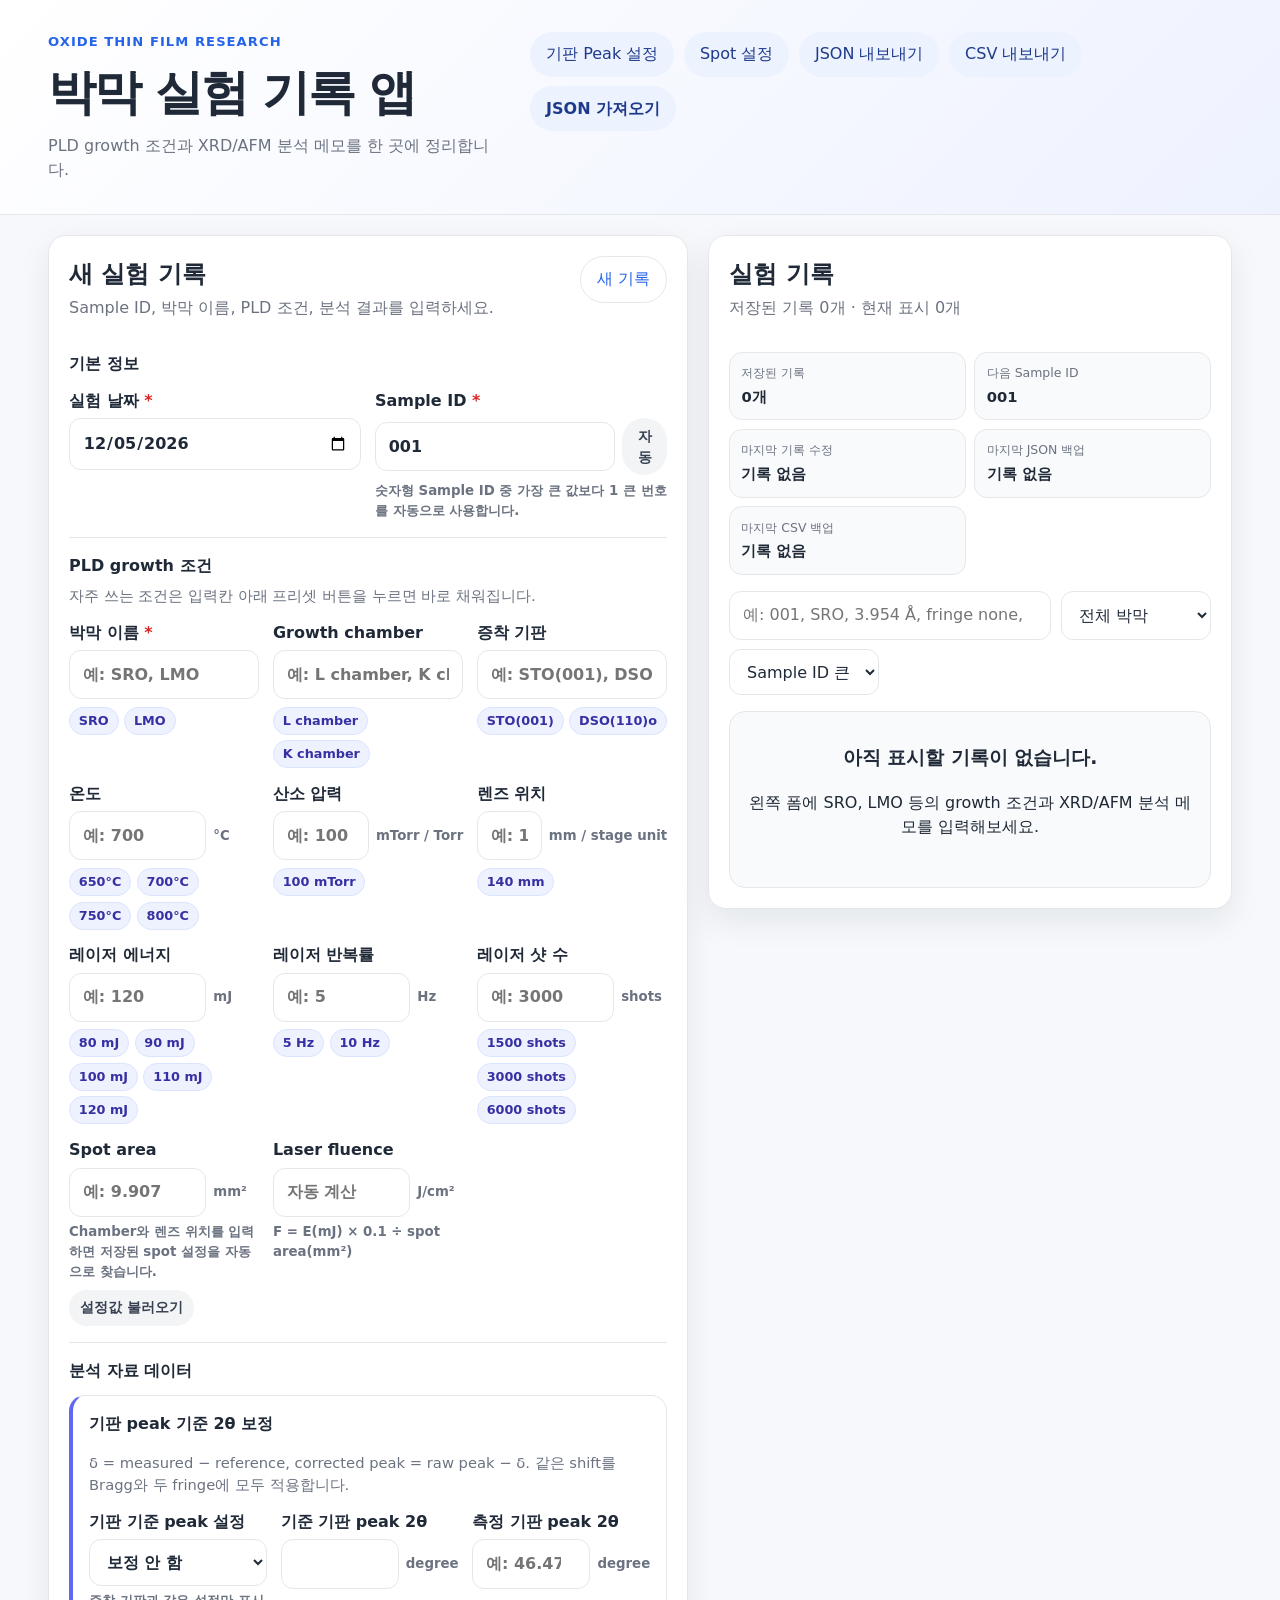
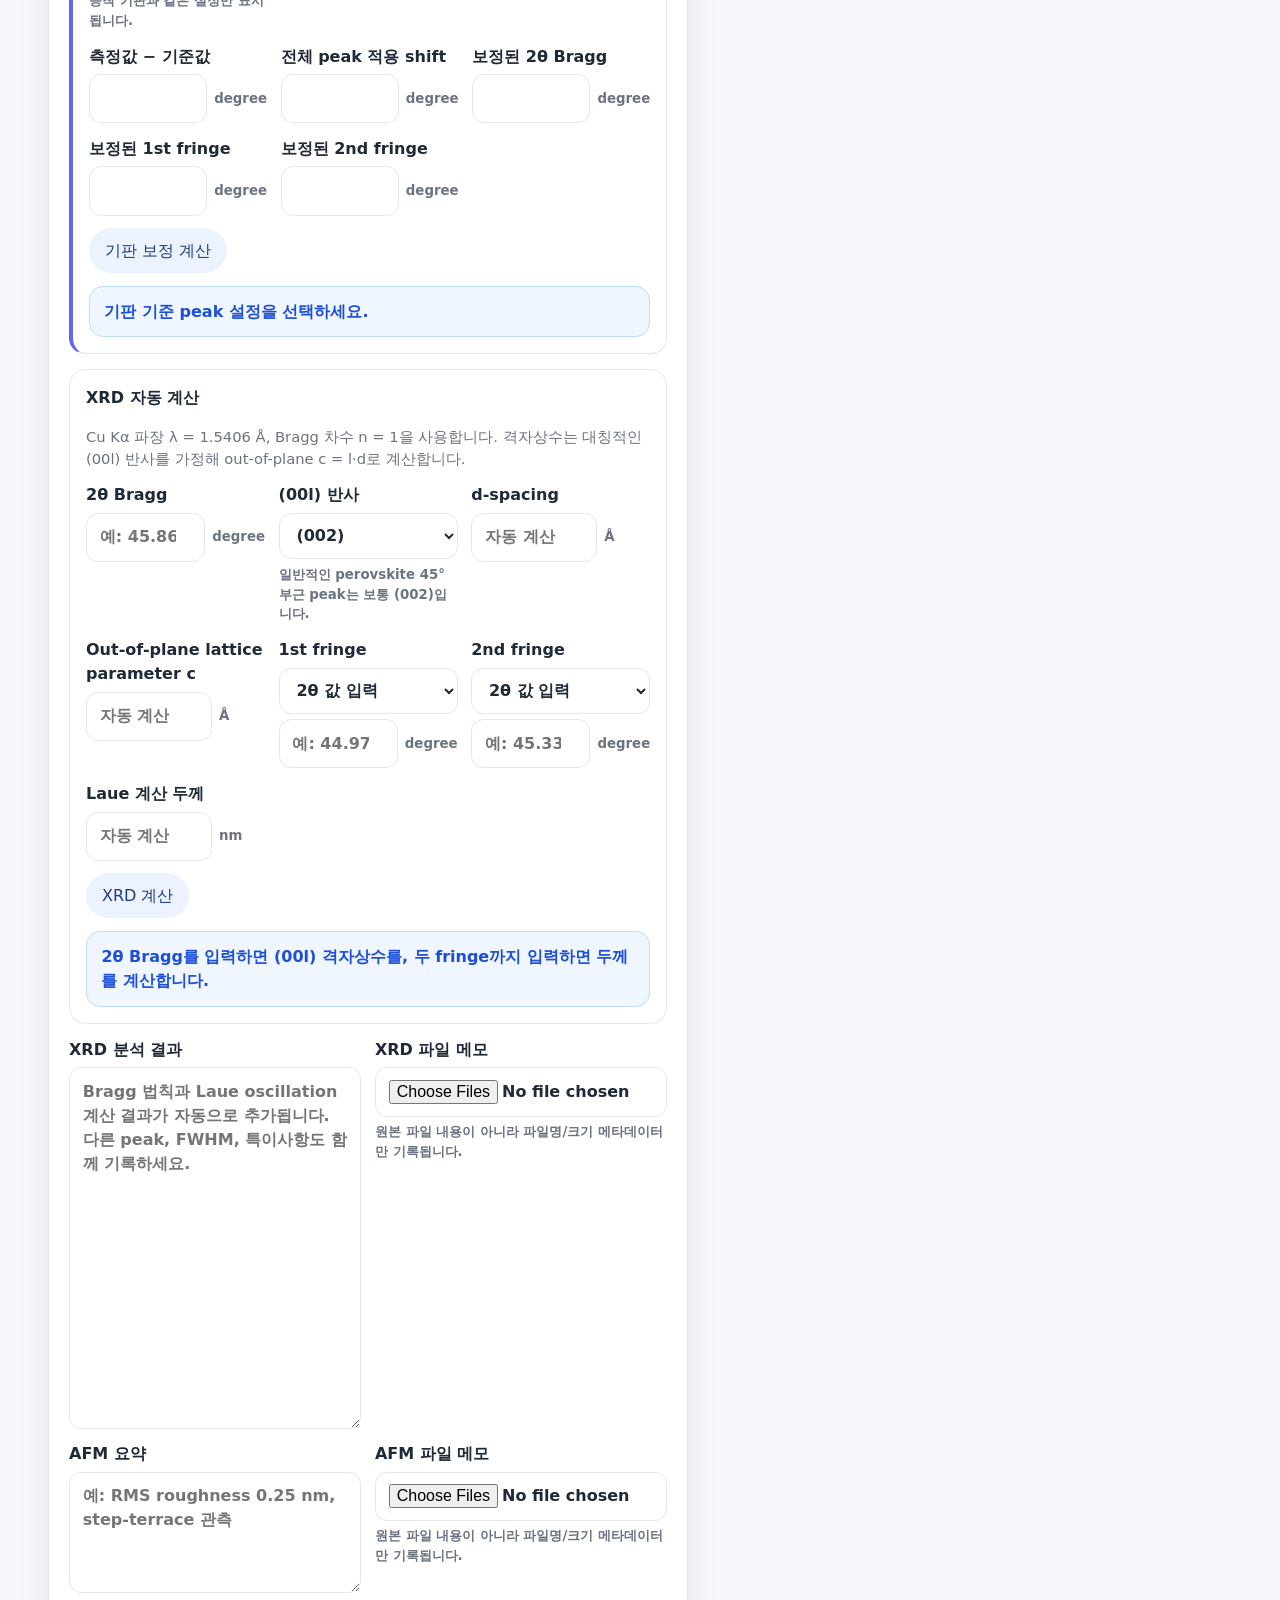
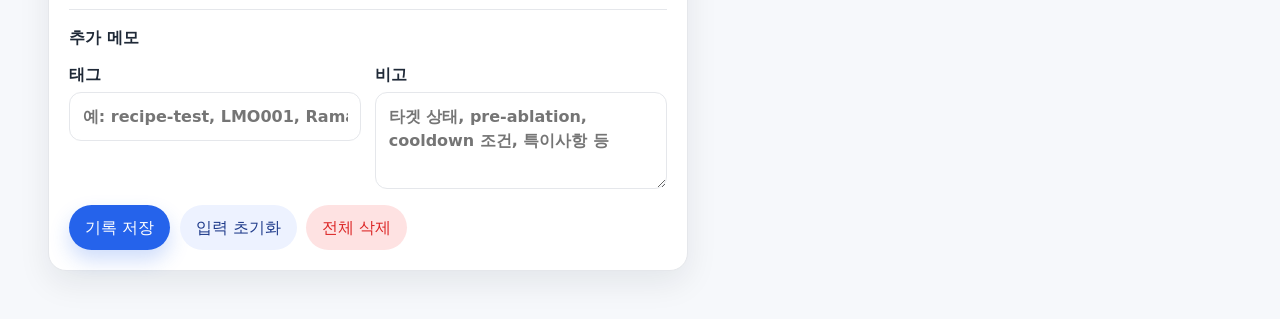
<file: index.html>
<!doctype html>
<html lang="ko">
<head>
  <meta charset="utf-8">
  <meta name="viewport" content="width=device-width, initial-scale=1">
  <title>Thin Film Research Notebook</title>
  <link rel="stylesheet" href="src/styles.css">
  <link rel="stylesheet" href="src/spot-settings.css">
</head>
<body>
  <noscript>이 앱은 JavaScript가 필요합니다.</noscript>

  <div id="app"></div>

  <script src="src/schema.js"></script>
  <script src="src/storage.js"></script>
  <script src="src/app.js"></script>
  <script src="src/spot-settings.js"></script>
  <script src="src/spot-settings-guard.js"></script>
  <script src="src/substrate-peak-settings.js"></script>
  <script src="src/substrate-peak-correction.js"></script>
  <script src="src/substrate-peak-storage.js"></script>
</body>
</html>
</file>
<file: src/styles.css>
:root {
  color-scheme: light;
  --bg: #f6f8fb;
  --panel: #ffffff;
  --ink: #1f2937;
  --muted: #6b7280;
  --line: #e5e7eb;
  --accent: #2563eb;
  --accent-dark: #1d4ed8;
  --danger: #dc2626;
  --warning: #d97706;
  --success: #15803d;
  --soft: #eef2ff;
  --radius: 18px;
  --shadow: 0 12px 32px rgba(15, 23, 42, 0.08);
}

* {
  box-sizing: border-box;
}

body {
  margin: 0;
  min-height: 100vh;
  background: var(--bg);
  color: var(--ink);
  font-family: -apple-system, BlinkMacSystemFont, "Segoe UI", system-ui, sans-serif;
  line-height: 1.5;
}

button,
input,
textarea,
select {
  font: inherit;
}

button,
.button-like {
  border: 0;
  border-radius: 999px;
  cursor: pointer;
  display: inline-flex;
  align-items: center;
  justify-content: center;
  gap: 0.4rem;
  min-height: 40px;
  padding: 0.65rem 1rem;
  text-decoration: none;
  transition: transform 120ms ease, box-shadow 120ms ease, background 120ms ease;
}

button:hover,
.button-like:hover {
  transform: translateY(-1px);
}

button:focus-visible,
input:focus-visible,
textarea:focus-visible,
select:focus-visible,
.button-like:focus-visible {
  outline: 3px solid rgba(37, 99, 235, 0.25);
  outline-offset: 2px;
}

.primary {
  background: var(--accent);
  color: white;
  box-shadow: 0 10px 20px rgba(37, 99, 235, 0.22);
}

.primary:hover {
  background: var(--accent-dark);
}

.secondary {
  background: #edf2ff;
  color: #1e3a8a;
}

.ghost {
  background: transparent;
  color: var(--accent);
  border: 1px solid var(--line);
}

.danger {
  background: #fee2e2;
  color: var(--danger);
}

.danger-text {
  color: var(--danger);
}

.tiny {
  min-height: 32px;
  padding: 0.45rem 0.7rem;
  font-size: 0.88rem;
  background: #f3f4f6;
  color: #374151;
}

.app-header {
  display: flex;
  align-items: flex-start;
  justify-content: space-between;
  gap: 1.5rem;
  padding: 2rem clamp(1rem, 4vw, 3rem);
  background: linear-gradient(135deg, #ffffff 0%, #eef2ff 100%);
  border-bottom: 1px solid var(--line);
}

.eyebrow {
  margin: 0 0 0.25rem;
  color: var(--accent);
  font-size: 0.82rem;
  font-weight: 700;
  letter-spacing: 0.08em;
  text-transform: uppercase;
}

h1,
h2,
h3,
h4,
p {
  margin-top: 0;
}

h1 {
  margin-bottom: 0.4rem;
  font-size: clamp(1.8rem, 4vw, 3rem);
  letter-spacing: -0.04em;
}

.subtitle,
.panel-title-row p,
.section-help,
.muted,
small {
  color: var(--muted);
}

.subtitle {
  margin-bottom: 0;
}

.section-help {
  margin: -0.35rem 0 0.85rem;
  font-size: 0.92rem;
}

.header-actions,
.form-actions,
.record-actions,
.toolbar,
.preset-row {
  display: flex;
  flex-wrap: wrap;
  gap: 0.6rem;
}

.page-grid {
  display: grid;
  grid-template-columns: minmax(320px, 1.1fr) minmax(320px, 0.9fr);
  gap: 1.25rem;
  width: min(1440px, 100%);
  margin: 0 auto;
  padding: 1.25rem clamp(1rem, 4vw, 3rem) 3rem;
}

.panel {
  background: var(--panel);
  border: 1px solid var(--line);
  border-radius: var(--radius);
  box-shadow: var(--shadow);
  padding: 1.25rem;
}

.records-panel {
  position: sticky;
  top: 1rem;
  align-self: start;
  max-height: calc(100vh - 2rem);
  overflow: auto;
}

.panel-title-row {
  display: flex;
  justify-content: space-between;
  gap: 1rem;
  align-items: flex-start;
  margin-bottom: 1rem;
}

.panel-title-row h2 {
  margin-bottom: 0.25rem;
}

.status-message {
  border-radius: 14px;
  margin-bottom: 1rem;
  padding: 0.8rem 0.9rem;
  border: 1px solid var(--line);
  background: #f8fafc;
  color: var(--ink);
  font-weight: 650;
}

.status-message.success {
  border-color: #bbf7d0;
  background: #f0fdf4;
  color: var(--success);
}

.status-message.warning {
  border-color: #fed7aa;
  background: #fffbeb;
  color: var(--warning);
}

.status-message.error {
  border-color: #fecaca;
  background: #fef2f2;
  color: var(--danger);
}

.status-message.info {
  border-color: #bfdbfe;
  background: #eff6ff;
  color: #1d4ed8;
}

.trust-summary {
  display: grid;
  grid-template-columns: repeat(2, minmax(0, 1fr));
  gap: 0.55rem;
  margin-bottom: 1rem;
}

.trust-item {
  border: 1px solid var(--line);
  border-radius: 13px;
  background: #f9fafb;
  padding: 0.7rem;
}

.trust-item span {
  display: block;
  color: var(--muted);
  font-size: 0.78rem;
}

.trust-item strong {
  display: block;
  margin-top: 0.2rem;
  font-size: 0.92rem;
  word-break: keep-all;
}

.section-block {
  padding: 1rem 0;
  border-top: 1px solid var(--line);
}

.section-block:first-of-type {
  border-top: 0;
  padding-top: 0;
}

.section-block h3 {
  margin-bottom: 0.8rem;
  font-size: 1rem;
}

.field-grid,
.analysis-grid {
  display: grid;
  grid-template-columns: repeat(3, minmax(0, 1fr));
  gap: 0.85rem;
}

.two-cols {
  grid-template-columns: repeat(2, minmax(0, 1fr));
}

.analysis-grid {
  grid-template-columns: repeat(2, minmax(0, 1fr));
}

label {
  display: grid;
  gap: 0.35rem;
  align-content: start;
  font-weight: 650;
}

label span b {
  color: var(--danger);
}

input,
textarea,
select {
  width: 100%;
  border: 1px solid var(--line);
  border-radius: 12px;
  background: #fff;
  color: var(--ink);
  padding: 0.72rem 0.8rem;
}

textarea {
  resize: vertical;
}

.with-unit,
.inline-control {
  display: flex;
  gap: 0.45rem;
  align-items: center;
}

.with-unit input,
.inline-control input {
  min-width: 0;
}

.with-unit small {
  flex: 0 0 auto;
  min-width: 46px;
}

.chip {
  min-height: 34px;
  background: var(--soft);
  color: #3730a3;
  padding: 0.45rem 0.75rem;
}

.condition-presets {
  gap: 0.35rem;
  margin-top: 0.12rem;
}

.preset-chip {
  min-height: 28px;
  padding: 0.34rem 0.55rem;
  border: 1px solid #dbe4ff;
  font-size: 0.8rem;
  line-height: 1.1;
}

.preset-chip:hover {
  box-shadow: 0 6px 14px rgba(37, 99, 235, 0.12);
}

.toolbar {
  margin-bottom: 1rem;
}

.toolbar input {
  flex: 1 1 220px;
}

.toolbar select {
  flex: 0 0 150px;
}

.record-list {
  display: grid;
  gap: 0.9rem;
}

.record-card,
.empty-state {
  border: 1px solid var(--line);
  border-radius: 16px;
  padding: 1rem;
  background: #ffffff;
}

.empty-state {
  background: #f9fafb;
  text-align: center;
  padding: 2rem 1rem;
}

.record-card-header {
  display: flex;
  justify-content: space-between;
  gap: 1rem;
  align-items: flex-start;
  margin-bottom: 1rem;
}

.record-date {
  margin-bottom: 0.25rem;
  color: var(--accent);
  font-size: 0.85rem;
  font-weight: 700;
}

.record-card h3 {
  margin-bottom: 0.2rem;
  letter-spacing: -0.02em;
}

.record-subtitle {
  color: var(--muted);
  margin-bottom: 0;
}

.condition-grid {
  display: grid;
  grid-template-columns: repeat(4, minmax(0, 1fr));
  gap: 0.5rem;
  margin-bottom: 0.8rem;
}

.condition-item {
  border-radius: 12px;
  background: #f9fafb;
  padding: 0.65rem;
}

.condition-item span {
  display: block;
  color: var(--muted);
  font-size: 0.78rem;
}

.condition-item strong {
  display: block;
  margin-top: 0.15rem;
  word-break: break-word;
}

details {
  border-top: 1px solid var(--line);
  padding-top: 0.8rem;
}

summary {
  cursor: pointer;
  color: var(--accent);
  font-weight: 700;
}

.details-grid {
  display: grid;
  grid-template-columns: repeat(2, minmax(0, 1fr));
  gap: 0.8rem;
  margin-top: 0.9rem;
}

.details-grid > div,
.memo-block {
  border-radius: 12px;
  background: #f9fafb;
  padding: 0.8rem;
}

.file-list {
  margin: 0.4rem 0 0;
  padding-left: 1.1rem;
}

.file-list li span {
  color: var(--muted);
  font-size: 0.82rem;
}

.memo-block {
  margin-top: 0.8rem;
}

@media (max-width: 1080px) {
  .app-header,
  .page-grid {
    display: block;
  }

  .header-actions {
    margin-top: 1rem;
  }

  .records-panel {
    position: static;
    max-height: none;
    margin-top: 1rem;
  }
}

@media (max-width: 720px) {
  .field-grid,
  .analysis-grid,
  .two-cols,
  .details-grid,
  .trust-summary {
    grid-template-columns: 1fr;
  }

  .condition-grid {
    grid-template-columns: repeat(2, minmax(0, 1fr));
  }

  .record-card-header {
    display: block;
  }

  .record-actions {
    margin-top: 0.8rem;
  }
}
</file>
<file: src/spot-settings.css>
body.spot-settings-open {
  overflow: hidden;
}

.spot-inline-button {
  justify-self: start;
  margin-top: 0.15rem;
}

.spot-settings-modal {
  position: fixed;
  inset: 0;
  z-index: 1000;
  display: grid;
  place-items: center;
  padding: 1rem;
  background: rgba(15, 23, 42, 0.52);
  backdrop-filter: blur(3px);
}

.spot-settings-modal[hidden] {
  display: none;
}

.spot-settings-dialog {
  width: min(900px, 100%);
  max-height: calc(100vh - 2rem);
  overflow: auto;
  border: 1px solid var(--line);
  border-radius: var(--radius);
  background: var(--panel);
  box-shadow: 0 28px 70px rgba(15, 23, 42, 0.24);
  padding: 1.25rem;
}

.spot-settings-header {
  display: flex;
  align-items: flex-start;
  justify-content: space-between;
  gap: 1rem;
  margin-bottom: 1rem;
}

.spot-settings-header h2 {
  margin-bottom: 0.25rem;
}

.spot-settings-header p:last-child {
  margin-bottom: 0;
  color: var(--muted);
}

.spot-calibration-form {
  display: grid;
  grid-template-columns: repeat(3, minmax(0, 1fr));
  gap: 0.85rem;
  align-items: end;
  padding: 1rem;
  border: 1px solid var(--line);
  border-radius: 14px;
  background: #f9fafb;
}

.spot-calibration-actions {
  grid-column: 1 / -1;
}

.spot-settings-tools {
  display: flex;
  flex-wrap: wrap;
  gap: 0.6rem;
  margin: 1rem 0;
}

.spot-calibration-list {
  display: grid;
  gap: 0.65rem;
}

.spot-calibration-row {
  display: flex;
  align-items: center;
  justify-content: space-between;
  gap: 1rem;
  padding: 0.8rem;
  border: 1px solid var(--line);
  border-radius: 13px;
  background: #fff;
}

.spot-calibration-row strong,
.spot-calibration-row span {
  display: block;
}

.spot-calibration-row span {
  margin-top: 0.2rem;
  color: var(--muted);
  font-size: 0.9rem;
}

.spot-settings-empty {
  padding: 1.25rem;
}

.spot-settings-note {
  margin: 1rem 0 0;
  font-size: 0.88rem;
}

#spotAreaMm2[data-source="calibration"] {
  border-color: #86efac;
  background: #f0fdf4;
}

#spotAreaMm2[data-source="manual"] {
  border-color: #bfdbfe;
  background: #eff6ff;
}

@media (max-width: 720px) {
  .spot-calibration-form {
    grid-template-columns: 1fr;
  }

  .spot-settings-header,
  .spot-calibration-row {
    display: block;
  }

  .spot-settings-header .ghost,
  .spot-calibration-row .record-actions {
    margin-top: 0.8rem;
  }
}
</file>
